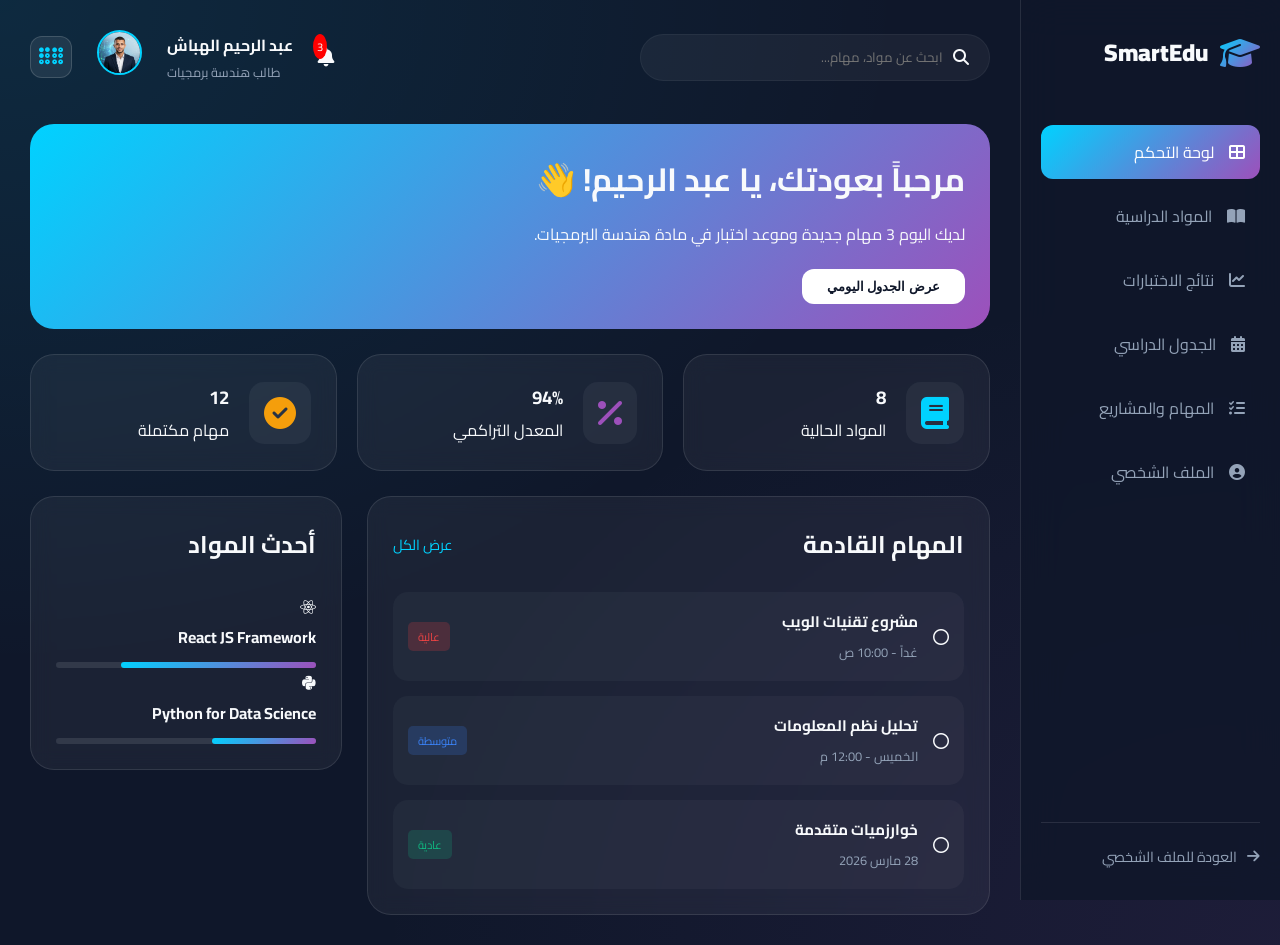
<file: projects/education-portal/index.html>
<!DOCTYPE html>
<html lang="ar" dir="rtl">
<head>
    <meta charset="UTF-8">
    <meta name="viewport" content="width=device-width, initial-scale=1.0">
    <title>بوابة التعليم الذكية | SmartEdu Portal</title>
    <!-- Google Fonts -->
    <link href="https://fonts.googleapis.com/css2?family=Cairo:wght@300;400;700;900&display=swap" rel="stylesheet">
    <!-- Font Awesome -->
    <link rel="stylesheet" href="https://cdnjs.cloudflare.com/ajax/libs/font-awesome/6.4.0/css/all.min.css">
    <link rel="icon" type="image/png" href="images/favicon.png">
    <link rel="stylesheet" href="style.css">
</head>
<body>
    <div class="container">
        <!-- Mobile Overlay -->
        <div class="menu-overlay" id="menu-overlay" style="display: none;"></div>
        
        <!-- Sidebar Navigation -->
        <aside class="sidebar" id="side-nav">
            <div class="logo">
                <i class="fas fa-graduation-cap"></i>
                <span>SmartEdu</span>
            </div>
            <nav class="nav-menu">
                <a href="#" class="nav-item active" data-view="dashboard">
                    <i class="fas fa-th-large"></i>
                    <span>لوحة التحكم</span>
                </a>
                <a href="#" class="nav-item" data-view="courses">
                    <i class="fas fa-book-open"></i>
                    <span>المواد الدراسية</span>
                </a>
                <a href="#" class="nav-item" data-view="grades">
                    <i class="fas fa-chart-line"></i>
                    <span>نتائج الاختبارات</span>
                </a>
                <a href="#" class="nav-item" data-view="schedule">
                    <i class="fas fa-calendar-alt"></i>
                    <span>الجدول الدراسي</span>
                </a>
                <a href="#" class="nav-item" data-view="assignments">
                    <i class="fas fa-list-check"></i>
                    <span>المهام والمشاريع</span>
                </a>
                <a href="#" class="nav-item" data-view="profile">
                    <i class="fas fa-user-circle"></i>
                    <span>الملف الشخصي</span>
                </a>
            </nav>
            <div class="sidebar-footer">
                <a href="../../index.html" class="back-link">
                    <i class="fas fa-arrow-right"></i>
                    <span>العودة للملف الشخصي</span>
                </a>
            </div>
        </aside>

        <!-- Main Content Area -->
        <main class="main-content">
            <header class="top-nav">
                <!-- Mobile Trigger -->
                <div class="mobile-menu-trigger" style="display: none; width: 100%; justify-content: space-between; align-items: center; margin-bottom: 10px;">
                    <div style="display: flex; align-items: center; gap: 15px;">
                        <button id="mobile-menu-btn" style="background:transparent; border:none; font-size:1.8rem; color:var(--text); cursor:pointer;"><i class="fas fa-bars"></i></button>
                        <a href="../../index.html" class="mobile-back-home" title="العودة للملف الشخصي"><i class="fas fa-home"></i></a>
                    </div>
                    <h2 style="font-size: 1.2rem; margin:0; color: #00d2ff; font-weight: 800;">SmartEdu</h2>
                    <span></span>
                </div>
                
                <div class="search-container" style="position: relative;">
                    <div class="search-bar">
                        <i class="fas fa-search"></i>
                        <input type="text" id="global-search" placeholder="ابحث عن مواد، مهام..." autocomplete="off">
                    </div>
                    <div id="search-results" class="search-results-dropdown glass" style="display: none;"></div>
                </div>
                <div class="user-meta">
                    <div class="notifications-container" style="position: relative;">
                        <div class="notifications" id="notifications-bell">
                            <i class="fas fa-bell"></i>
                            <span class="badge" id="notifications-badge">0</span>
                        </div>
                        <div id="notifications-dropdown" class="notifications-dropdown glass" style="display: none;">
                            <div class="dropdown-header"><h3>الإشعارات</h3><button id="mark-all-read" style="background:none;border:none;color:var(--primary);cursor:pointer;">تحديد كمقروء</button></div>
                            <div class="notifications-list" id="notifications-list"></div>
                        </div>
                    </div>
                    <div class="user-info">
                        <div class="user-name">عبد الرحيم الهباش</div>
                        <div class="user-role">طالب هندسة برمجيات</div>
                    </div>
                    <div class="user-avatar">
                        <img src="../../images/me.jpg" alt="User Avatar" onerror="this.src='https://ui-avatars.com/api/?name=AK&background=00d2ff&color=fff'">
                    </div>
                    <!-- App Switcher -->
                    <div style="position:relative;">
                        <button id="edu-app-switcher-btn" title="تبديل المشاريع" style="background:rgba(255,255,255,0.08); border:1px solid rgba(255,255,255,0.15); border-radius:12px; width:42px; height:42px; cursor:pointer; display:flex; align-items:center; justify-content:center; transition:0.3s;"><i class="fas fa-braille" style="font-size:1.2rem; color:#00d2ff;"></i></button>
                        <div id="edu-apps-dropdown" style="display:none; position:absolute; top:50px; left:0; width:300px; background:rgba(10, 18, 40, 0.97); border:1px solid rgba(0, 210, 255, 0.2); border-radius:15px; padding:20px; box-shadow:0 15px 40px rgba(0,0,0,0.6); z-index:9999; grid-template-columns:repeat(2, 1fr); gap:15px; backdrop-filter:blur(15px);">
                            <a href="../../index.html" style="text-align:center; padding:15px; border-radius:12px; text-decoration:none; color:white; display:flex; flex-direction:column; align-items:center; gap:8px; transition:0.3s; background:rgba(255,255,255,0.03); border:1px solid rgba(255,255,255,0.05);">
                                <i class="fas fa-user-circle" style="font-size:1.4rem; color:#8b5cf6;"></i>
                                <span style="font-size:0.8rem; font-family:'Cairo',sans-serif;">الملف الشخصي</span>
                            </a>
                            <a href="../education-portal/index.html" style="text-align:center; padding:15px; border-radius:12px; text-decoration:none; color:white; display:flex; flex-direction:column; align-items:center; gap:8px; transition:0.3s; background:rgba(0, 210, 255, 0.1); border:1px solid rgba(0, 210, 255, 0.2);">
                                <i class="fas fa-graduation-cap" style="font-size:1.4rem; color:#00d2ff;"></i>
                                <span style="font-size:0.8rem; font-family:'Cairo',sans-serif;">بوابة التعليم</span>
                            </a>
                            <a href="../b2b-ecommerce/index.html" style="text-align:center; padding:15px; border-radius:12px; text-decoration:none; color:white; display:flex; flex-direction:column; align-items:center; gap:8px; transition:0.3s; background:rgba(255,255,255,0.03); border:1px solid rgba(255,255,255,0.05);">
                                <i class="fas fa-store" style="font-size:1.4rem; color:#10b981;"></i>
                                <span style="font-size:0.8rem; font-family:'Cairo',sans-serif;">منصة التاجر</span>
                            </a>
                            <a href="../devtrack-system/index.html" style="text-align:center; padding:15px; border-radius:12px; text-decoration:none; color:white; display:flex; flex-direction:column; align-items:center; gap:8px; transition:0.3s; background:rgba(255,255,255,0.03); border:1px solid rgba(255,255,255,0.05);">
                                <i class="fas fa-terminal" style="font-size:1.4rem; color:#f1c40f;"></i>
                                <span style="font-size:0.8rem; font-family:'Cairo',sans-serif;">نظام DevTrack</span>
                            </a>
                        </div>
                    </div>
                </div>
            </header>

            <section id="content-view" class="content-view">
                <!-- Dashboard Content (Default) -->
                <div class="dashboard-grid">
                    <div class="welcome-banner glass">
                        <h1>مرحباً بعودتك، يا عبد الرحيم! 👋</h1>
                        <p>لديك اليوم 3 مهام جديدة وموعد اختبار في مادة هندسة البرمجيات.</p>
                        <button class="btn-action">عرض الجدول اليومي</button>
                    </div>

                    <div class="stats-cards">
                        <div class="stat-card glass blur-cyan">
                            <i class="fas fa-book"></i>
                            <div class="stat-info">
                                <h3>8</h3>
                                <p>المواد الحالية</p>
                            </div>
                        </div>
                        <div class="stat-card glass blur-purple">
                            <i class="fas fa-percentage"></i>
                            <div class="stat-info">
                                <h3>94%</h3>
                                <p>المعدل التراكمي</p>
                            </div>
                        </div>
                        <div class="stat-card glass blur-orange">
                            <i class="fas fa-check-circle"></i>
                            <div class="stat-info">
                                <h3>12</h3>
                                <p>مهام مكتملة</p>
                            </div>
                        </div>
                    </div>

                    <div class="upcoming-tasks glass">
                        <div class="card-header">
                            <h2>المهام القادمة</h2>
                            <a href="#">عرض الكل</a>
                        </div>
                        <div class="task-list">
                            <div class="task-item">
                                <div class="task-check"><i class="far fa-circle"></i></div>
                                <div class="task-details">
                                    <h4>مشروع تقنيات الويب</h4>
                                    <span>غداً - 10:00 ص</span>
                                </div>
                                <div class="priority high">عالية</div>
                            </div>
                            <div class="task-item">
                                <div class="task-check"><i class="far fa-circle"></i></div>
                                <div class="task-details">
                                    <h4>تحليل نظم المعلومات</h4>
                                    <span>الخميس - 12:00 م</span>
                                </div>
                                <div class="priority medium">متوسطة</div>
                            </div>
                            <div class="task-item">
                                <div class="task-check"><i class="far fa-circle"></i></div>
                                <div class="task-details">
                                    <h4>خوارزميات متقدمة</h4>
                                    <span>28 مارس 2026</span>
                                </div>
                                <div class="priority low">عادية</div>
                            </div>
                        </div>
                    </div>

                    <div class="courses-preview glass">
                        <div class="card-header">
                            <h2>أحدث المواد</h2>
                        </div>
                        <div class="course-list-mini">
                            <div class="course-item-mini">
                                <div class="course-icon"><i class="fab fa-react"></i></div>
                                <div class="course-text">
                                    <h4>React JS Framework</h4>
                                    <div class="progress-container">
                                        <div class="progress-bar" style="width: 75%;"></div>
                                    </div>
                                </div>
                            </div>
                            <div class="course-item-mini">
                                <div class="course-icon"><i class="fab fa-python"></i></div>
                                <div class="course-text">
                                    <h4>Python for Data Science</h4>
                                    <div class="progress-container">
                                        <div class="progress-bar" style="width: 40%;"></div>
                                    </div>
                                </div>
                            </div>
                        </div>
                    </div>
                </div>
            </section>
        </main>
    </div>
    <!-- Task Modal -->
    <div id="task-modal" class="modal-overlay">
        <div class="modal-content glass">
            <button class="close-modal" id="close-task-modal">&times;</button>
            <div class="modal-header"><h2><i class="fas fa-plus-circle"></i> إضافة مهمة جديدة</h2></div>
            <div class="modal-body">
                <form id="add-task-form">
                    <div class="form-group">
                        <label>عنوان المهمة</label>
                        <input type="text" id="task-title" required placeholder="مثال: تحليل متطلبات النظام">
                    </div>
                    <div class="form-group">
                        <label>المادة</label>
                        <select id="task-course" required>
                            <option value="" disabled selected>اختر المادة</option>
                            <option value="تطوير تطبيقات الويب الحديثة">تطوير تطبيقات الويب الحديثة</option>
                            <option value="خوارزميات وهياكل بيانات">خوارزميات وهياكل بيانات</option>
                            <option value="هندسة البرمجيات المتقدمة">هندسة البرمجيات المتقدمة</option>
                            <option value="تحليل وتصميم النظم">تحليل وتصميم النظم</option>
                            <option value="قواعد البيانات العلائقية">قواعد البيانات العلائقية</option>
                            <option value="أمن المعلومات والشبكات">أمن المعلومات والشبكات</option>
                        </select>
                    </div>
                    <div class="form-row">
                        <div class="form-group">
                            <label>موعد التسليم</label>
                            <input type="datetime-local" id="task-deadline" required>
                        </div>
                        <div class="form-group">
                            <label>الأولوية</label>
                            <select id="task-priority" required>
                                <option value="high">عالية</option>
                                <option value="medium" selected>متوسطة</option>
                                <option value="low">عادية</option>
                            </select>
                        </div>
                    </div>
                    <button type="submit" class="btn-action w-100" style="width: 100%; margin-top: 20px;">حفظ المهمة</button>
                </form>
            </div>
        </div>
    </div>
    <script src="script.js"></script>
</body>
</html>
</file>
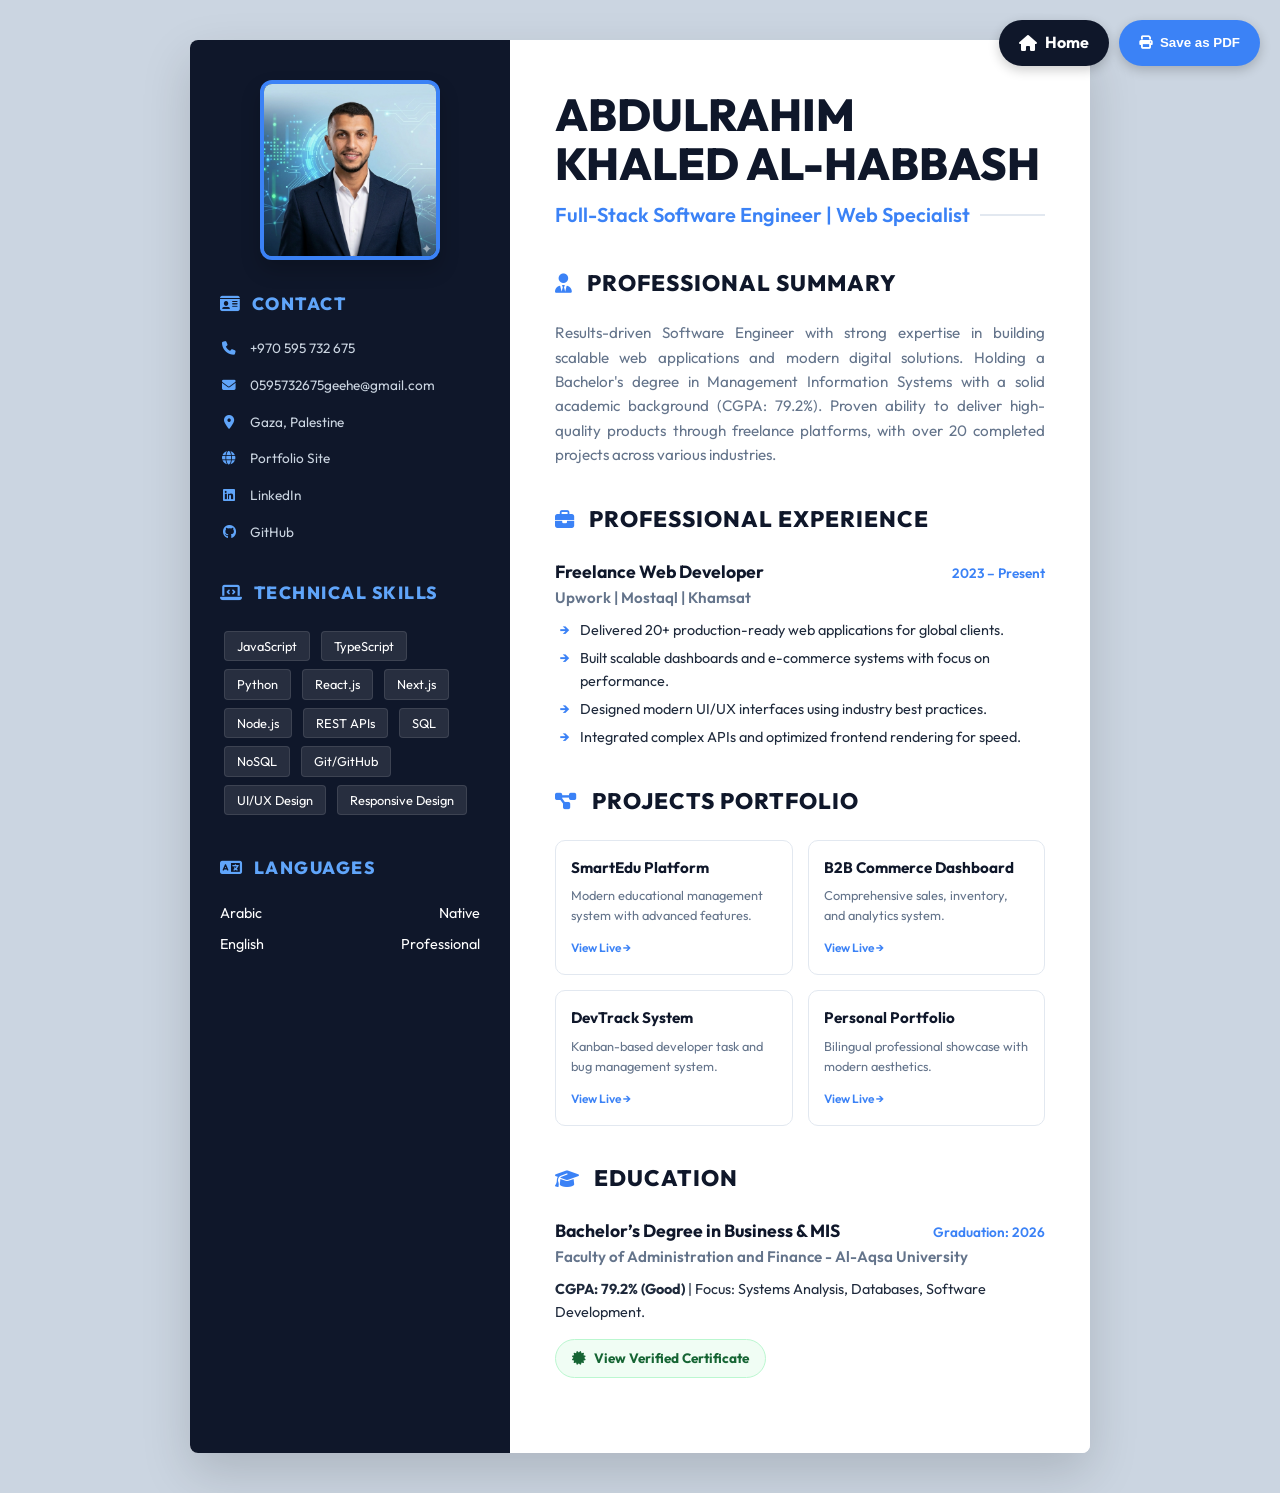
<file: cv.html>
<!DOCTYPE html>
<html lang="en">
<head>
    <meta charset="UTF-8">
    <meta name="viewport" content="width=device-width, initial-scale=1.0">
    <title>CV | Abdulrahim Khaled Al-Habbash</title>
    <link href="https://fonts.googleapis.com/css2?family=Outfit:wght@300;400;600;800&family=Cairo:wght@400;700&display=swap" rel="stylesheet">
    <link rel="stylesheet" href="https://cdnjs.cloudflare.com/ajax/libs/font-awesome/6.4.0/css/all.min.css">
    <style>
        :root {
            --primary: #0f172a;
            --accent: #3b82f6;
            --accent-light: #60a5fa;
            --text-main: #1e293b;
            --text-muted: #64748b;
            --bg-light: #f8fafc;
            --white: #ffffff;
            --border: #e2e8f0;
        }

        * { margin: 0; padding: 0; box-sizing: border-box; }
        body {
            font-family: 'Outfit', sans-serif;
            background: #cbd5e1;
            color: var(--text-main);
            line-height: 1.6;
            padding: 40px 20px;
        }

        /* Print/PDF Container */
        .cv-container {
            max-width: 900px;
            margin: 0 auto;
            background: var(--white);
            box-shadow: 0 20px 50px rgba(0,0,0,0.15);
            display: grid;
            grid-template-columns: 320px 1fr;
            min-height: 1100px;
            overflow: hidden;
            border-radius: 8px;
        }

        /* Sidebar */
        .sidebar {
            background: var(--primary);
            color: var(--white);
            padding: 40px 30px;
        }

        .profile-img {
            width: 180px;
            height: 180px;
            border-radius: 12px;
            overflow: hidden;
            margin: 0 auto 30px;
            border: 4px solid var(--accent);
            background: #1e293b;
            box-shadow: 0 10px 20px rgba(0,0,0,0.2);
        }
        .profile-img img { width: 100%; height: 100%; object-fit: cover; }

        .sidebar-section { margin-bottom: 35px; }
        .sidebar-title {
            font-size: 1.1rem;
            font-weight: 800;
            text-transform: uppercase;
            letter-spacing: 1.5px;
            margin-bottom: 20px;
            color: var(--accent-light);
            display: flex;
            align-items: center;
            gap: 10px;
        }

        .contact-link {
            display: flex;
            align-items: center;
            gap: 12px;
            color: #cbd5e1;
            text-decoration: none;
            font-size: 0.85rem;
            margin-bottom: 15px;
            transition: color 0.3s;
        }
        .contact-link:hover { color: var(--white); }
        .contact-link i { color: var(--accent-light); width: 18px; text-align: center; }

        .skill-tag {
            display: inline-block;
            background: rgba(255,255,255,0.1);
            padding: 4px 12px;
            border-radius: 4px;
            font-size: 0.8rem;
            margin: 4px;
            border: 1px solid rgba(255,255,255,0.1);
        }

        .lang-item {
            font-size: 0.9rem;
            margin-bottom: 8px;
            display: flex;
            justify-content: space-between;
        }

        /* Main Content */
        .main-content {
            padding: 50px 45px;
            background: var(--white);
        }

        .header-info h1 {
            font-size: 2.8rem;
            font-weight: 800;
            color: var(--primary);
            line-height: 1.1;
            margin-bottom: 10px;
        }
        .header-info .title {
            font-size: 1.25rem;
            color: var(--accent);
            font-weight: 600;
            margin-bottom: 25px;
            display: flex;
            align-items: center;
            gap: 10px;
        }
        .header-info .title::after { content: ''; flex: 1; height: 2px; background: var(--border); }

        .section-header {
            display: flex;
            align-items: center;
            gap: 15px;
            margin: 35px 0 20px;
            color: var(--primary);
        }
        .section-header h2 { font-size: 1.4rem; font-weight: 800; text-transform: uppercase; letter-spacing: 1px; }
        .section-header i { color: var(--accent); font-size: 1.2rem; }

        .summary { color: var(--text-muted); font-size: 0.95rem; text-align: justify; }

        .experience-item { margin-bottom: 25px; }
        .exp-header { display: flex; justify-content: space-between; align-items: baseline; }
        .exp-role { font-weight: 700; font-size: 1.1rem; color: var(--primary); }
        .exp-date { font-weight: 600; font-size: 0.85rem; color: var(--accent); }
        .exp-company { color: var(--text-muted); font-weight: 600; margin-bottom: 8px; font-size: 0.95rem; }
        .exp-bullets { list-style: none; padding-left: 5px; }
        .exp-bullets li { position: relative; padding-left: 20px; font-size: 0.9rem; margin-bottom: 5px; color: var(--text-main); }
        .exp-bullets li::before { content: '→'; position: absolute; left: 0; color: var(--accent); font-weight: bold; }

        .project-grid { display: grid; grid-template-columns: 1fr 1fr; gap: 15px; }
        .project-item {
            padding: 15px;
            border: 1px solid var(--border);
            border-radius: 10px;
            transition: all 0.3s;
        }
        .project-item:hover { border-color: var(--accent); transform: translateY(-3px); }
        .project-item h4 { font-size: 0.95rem; color: var(--primary); margin-bottom: 5px; }
        .project-item p { font-size: 0.8rem; color: var(--text-muted); margin-bottom: 8px; }
        .project-link { font-size: 0.75rem; color: var(--accent); text-decoration: none; font-weight: 600; }

        .cert-badge {
            display: inline-flex;
            align-items: center;
            gap: 8px;
            background: #f0fdf4;
            color: #166534;
            padding: 8px 16px;
            border-radius: 50px;
            font-size: 0.85rem;
            font-weight: 700;
            text-decoration: none;
            border: 1px solid #bbf7d0;
            margin-top: 15px;
            transition: 0.3s;
        }
        .cert-badge:hover { background: #dcfce7; }

        /* Print Controls */
        .controls {
            position: fixed; top: 20px; right: 20px; display: flex; gap: 10px; z-index: 100;
        }
        .btn-control {
            padding: 10px 20px; border-radius: 50px; border: none; cursor: pointer;
            font-weight: 700; display: flex; align-items: center; gap: 8px;
            box-shadow: 0 4px 12px rgba(0,0,0,0.2); transition: 0.3s;
        }
        .btn-print { background: var(--accent); color: white; }
        .btn-back { background: var(--primary); color: white; text-decoration: none; }
        .btn-control:hover { transform: scale(1.05); }

        @media print {
            body { padding: 0; background: white; }
            .controls { display: none; }
            .cv-container { box-shadow: none; margin: 0; width: 100%; max-width: none; border: none; border-radius: 0; }
        }

        @media (max-width: 768px) {
            .cv-container { grid-template-columns: 1fr; }
            .sidebar { padding: 30px; }
            .main-content { padding: 30px; }
        }
    </style>
</head>
<body>

    <div class="controls">
        <a href="index.html" class="btn-control btn-back"><i class="fas fa-home"></i> Home</a>
        <button class="btn-control btn-print" onclick="window.print()"><i class="fas fa-print"></i> Save as PDF</button>
    </div>

    <div class="cv-container">
        <!-- Sidebar -->
        <aside class="sidebar">
            <div class="profile-img">
                <img src="images/me.jpg" alt="Abdulrahim Al-Habbash" onerror="this.src='https://ui-avatars.com/api/?name=Abdul+Rahim&background=3b82f6&color=fff'">
            </div>

            <section class="sidebar-section">
                <h3 class="sidebar-title"><i class="fas fa-id-card"></i> Contact</h3>
                <a href="tel:+970595732675" class="contact-link"><i class="fas fa-phone"></i> +970 595 732 675</a>
                <a href="mailto:0595732675geehe@gmail.com" class="contact-link"><i class="fas fa-envelope"></i> 0595732675geehe@gmail.com</a>
                <div class="contact-link"><i class="fas fa-map-marker-alt"></i> Gaza, Palestine</div>
                <a href="https://abedaraheem.github.io/" target="_blank" class="contact-link"><i class="fas fa-globe"></i> Portfolio Site</a>
                <a href="https://linkedin.com/in/abdullrahim" target="_blank" class="contact-link"><i class="fab fa-linkedin"></i> LinkedIn</a>
                <a href="https://github.com/AbedAraheem" target="_blank" class="contact-link"><i class="fab fa-github"></i> GitHub</a>
            </section>

            <section class="sidebar-section">
                <h3 class="sidebar-title"><i class="fas fa-laptop-code"></i> Technical Skills</h3>
                <div>
                    <span class="skill-tag">JavaScript</span>
                    <span class="skill-tag">TypeScript</span>
                    <span class="skill-tag">Python</span>
                    <span class="skill-tag">React.js</span>
                    <span class="skill-tag">Next.js</span>
                    <span class="skill-tag">Node.js</span>
                    <span class="skill-tag">REST APIs</span>
                    <span class="skill-tag">SQL</span>
                    <span class="skill-tag">NoSQL</span>
                    <span class="skill-tag">Git/GitHub</span>
                    <span class="skill-tag">UI/UX Design</span>
                    <span class="skill-tag">Responsive Design</span>
                </div>
            </section>

            <section class="sidebar-section">
                <h3 class="sidebar-title"><i class="fas fa-language"></i> Languages</h3>
                <div class="lang-item"><span>Arabic</span> <span>Native</span></div>
                <div class="lang-item"><span>English</span> <span>Professional</span></div>
            </section>
        </aside>

        <!-- Main Content -->
        <main class="main-content">
            <div class="header-info">
                <h1>ABDULRAHIM <br>KHALED AL-HABBASH</h1>
                <div class="title">Full-Stack Software Engineer | Web Specialist</div>
            </div>

            <section>
                <div class="section-header">
                    <i class="fas fa-user-tie"></i>
                    <h2>Professional Summary</h2>
                </div>
                <p class="summary">
                    Results-driven Software Engineer with strong expertise in building scalable web applications and modern digital solutions. Holding a Bachelor's degree in Management Information Systems with a solid academic background (CGPA: 79.2%). Proven ability to deliver high-quality products through freelance platforms, with over 20 completed projects across various industries.
                </p>
            </section>

            <section>
                <div class="section-header">
                    <i class="fas fa-briefcase"></i>
                    <h2>Professional Experience</h2>
                </div>
                <div class="experience-item">
                    <div class="exp-header">
                        <span class="exp-role">Freelance Web Developer</span>
                        <span class="exp-date">2023 – Present</span>
                    </div>
                    <div class="exp-company">Upwork | Mostaql | Khamsat</div>
                    <ul class="exp-bullets">
                        <li>Delivered 20+ production-ready web applications for global clients.</li>
                        <li>Built scalable dashboards and e-commerce systems with focus on performance.</li>
                        <li>Designed modern UI/UX interfaces using industry best practices.</li>
                        <li>Integrated complex APIs and optimized frontend rendering for speed.</li>
                    </ul>
                </div>
            </section>

            <section>
                <div class="section-header">
                    <i class="fas fa-project-diagram"></i>
                    <h2>Projects Portfolio</h2>
                </div>
                <div class="project-grid">
                    <div class="project-item">
                        <h4>SmartEdu Platform</h4>
                        <p>Modern educational management system with advanced features.</p>
                        <a href="https://abedaraheem.github.io/projects/education-portal/index.html" class="project-link" target="_blank">View Live →</a>
                    </div>
                    <div class="project-item">
                        <h4>B2B Commerce Dashboard</h4>
                        <p>Comprehensive sales, inventory, and analytics system.</p>
                        <a href="https://abedaraheem.github.io/projects/b2b-ecommerce/index.html" class="project-link" target="_blank">View Live →</a>
                    </div>
                    <div class="project-item">
                        <h4>DevTrack System</h4>
                        <p>Kanban-based developer task and bug management system.</p>
                        <a href="https://abedaraheem.github.io/projects/devtrack-system/index.html" class="project-link" target="_blank">View Live →</a>
                    </div>
                    <div class="project-item">
                        <h4>Personal Portfolio</h4>
                        <p>Bilingual professional showcase with modern aesthetics.</p>
                        <a href="https://abedaraheem.github.io/" class="project-link" target="_blank">View Live →</a>
                    </div>
                </div>
            </section>

            <section>
                <div class="section-header">
                    <i class="fas fa-graduation-cap"></i>
                    <h2>Education</h2>
                </div>
                <div class="experience-item">
                    <div class="exp-header">
                        <span class="exp-role">Bachelor’s Degree in Business & MIS</span>
                        <span class="exp-date">Graduation: 2026</span>
                    </div>
                    <div class="exp-company">Faculty of Administration and Finance - Al-Aqsa University</div>
                    <p style="font-size: 0.9rem;"><strong>CGPA: 79.2% (Good)</strong> | Focus: Systems Analysis, Databases, Software Development.</p>
                    <a href="https://drive.google.com/file/d/1fvzWhiU-EWS8--I7QspcRPRBDe0LlSGU/view" target="_blank" class="cert-badge">
                        <i class="fas fa-certificate"></i> View Verified Certificate
                    </a>
                </div>
            </section>
        </main>
    </div>

</body>
</html>
</file>
<file: projects/education-portal/style.css>
:root {
    --primary: #00d2ff;
    --secondary: #9d50bb;
    --dark-bg: #0f172a;
    --card-bg: rgba(255, 255, 255, 0.05);
    --text: #f8fafc;
    --text-muted: #94a3b8;
    --transition: all 0.3s ease;
    --gradient: linear-gradient(135deg, #00d2ff 0%, #9d50bb 100%);
}

* {
    margin: 0;
    padding: 0;
    box-sizing: border-box;
}

body {
    font-family: 'Cairo', sans-serif;
    background: var(--dark-bg);
    background-image: 
        radial-gradient(at 0% 0%, rgba(0, 210, 255, 0.1) 0px, transparent 50%),
        radial-gradient(at 100% 100%, rgba(157, 80, 187, 0.1) 0px, transparent 50%);
    color: var(--text);
    min-height: 100vh;
    overflow-x: hidden;
}

.app-container, .container {
    min-height: 100vh;
}

/* Sidebar */
.sidebar {
    width: 260px;
    background: rgba(15, 23, 42, 0.8);
    backdrop-filter: blur(20px);
    border-left: 1px solid rgba(255, 255, 255, 0.1);
    display: flex;
    flex-direction: column;
    padding: 30px 20px;
    position: fixed;
    right: 0;
    height: 100%;
    z-index: 100;
}

.logo {
    display: flex;
    align-items: center;
    gap: 12px;
    font-size: 1.5rem;
    font-weight: 900;
    margin-bottom: 50px;
}

.logo i {
    background: var(--gradient);
    -webkit-background-clip: text;
    background-clip: text;
    -webkit-text-fill-color: transparent;
    font-size: 2rem;
}

.nav-menu {
    display: flex;
    flex-direction: column;
    gap: 10px;
    flex: 1;
}

.nav-item {
    display: flex;
    align-items: center;
    gap: 15px;
    padding: 12px 15px;
    text-decoration: none;
    color: var(--text-muted);
    border-radius: 12px;
    transition: var(--transition);
}

.nav-item:hover {
    background: var(--card-bg);
    color: var(--primary);
}

.nav-item.active {
    background: var(--gradient);
    color: white;
}

.sidebar-footer {
    border-top: 1px solid rgba(255, 255, 255, 0.1);
    padding-top: 20px;
}

.back-link {
    display: flex;
    align-items: center;
    gap: 10px;
    text-decoration: none;
    color: var(--text-muted);
    font-size: 0.9rem;
}

.back-link:hover {
    color: white;
}

/* Main Content */
.main-content {
    flex: 1;
    margin-right: 260px;
    padding: 30px;
}

.top-nav {
    display: flex;
    justify-content: space-between;
    align-items: center;
    margin-bottom: 40px;
}

.search-bar {
    background: var(--card-bg);
    padding: 10px 20px;
    border-radius: 50px;
    display: flex;
    align-items: center;
    gap: 10px;
    width: 350px;
    border: 1px solid rgba(255, 255, 255, 0.05);
}

.search-bar input {
    background: transparent;
    border: none;
    color: white;
    outline: none;
    font-family: inherit;
    width: 100%;
}

.user-meta {
    display: flex;
    align-items: center;
    gap: 25px;
}

.notifications {
    position: relative;
    font-size: 1.2rem;
    cursor: pointer;
}

.badge {
    position: absolute;
    top: -5px;
    left: -5px;
    background: red;
    font-size: 0.7rem;
    padding: 2px 4px;
    border-radius: 50%;
}

.user-info {
    text-align: left;
}

.user-name {
    font-weight: 700;
    font-size: 1rem;
}

.user-role {
    font-size: 0.8rem;
    color: var(--text-muted);
}

.user-avatar img {
    width: 45px;
    height: 45px;
    border-radius: 50%;
    border: 2px solid var(--primary);
}

/* Dashboard Grid */
.dashboard-grid {
    display: grid;
    grid-template-columns: 2fr 1fr;
    gap: 25px;
}

.glass {
    background: var(--card-bg);
    backdrop-filter: blur(10px);
    border: 1px solid rgba(255, 255, 255, 0.1);
    border-radius: 24px;
    padding: 25px;
    transition: var(--transition);
}

.welcome-banner {
    grid-column: span 2;
    background: var(--gradient);
    border: none;
    position: relative;
    overflow: hidden;
}

.welcome-banner h1 {
    font-size: 2rem;
    margin-bottom: 10px;
}

.btn-action {
    margin-top: 20px;
    background: white;
    color: var(--dark-bg);
    border: none;
    padding: 10px 25px;
    border-radius: 12px;
    font-weight: 700;
    cursor: pointer;
}

.stats-cards {
    display: grid;
    grid-template-columns: repeat(3, 1fr);
    gap: 20px;
    grid-column: span 2;
}

.stat-card {
    display: flex;
    align-items: center;
    gap: 20px;
}

.stat-card i {
    font-size: 2rem;
    padding: 15px;
    border-radius: 15px;
    background: rgba(255, 255, 255, 0.05);
}

.blur-cyan i { color: #00d2ff; }
.blur-purple i { color: #9d50bb; }
.blur-orange i { color: #f59e0b; }

.upcoming-tasks {
    grid-row: span 2;
}

.card-header {
    display: flex;
    justify-content: space-between;
    align-items: center;
    margin-bottom: 25px;
}

.card-header a {
    color: var(--primary);
    text-decoration: none;
    font-size: 0.9rem;
}

.task-list {
    display: flex;
    flex-direction: column;
    gap: 15px;
}

.task-item {
    display: flex;
    align-items: center;
    gap: 15px;
    padding: 15px;
    background: rgba(255, 255, 255, 0.03);
    border-radius: 15px;
}

.task-details h4 {
    font-size: 0.95rem;
}

.task-details span {
    font-size: 0.8rem;
    color: var(--text-muted);
}

.priority {
    font-size: 0.7rem;
    padding: 4px 10px;
    border-radius: 5px;
    margin-right: auto;
}

.high { background: rgba(239, 68, 68, 0.2); color: #ef4444; }
.medium { background: rgba(59, 130, 246, 0.2); color: #3b82f6; }
.low { background: rgba(16, 185, 129, 0.2); color: #10b981; }

.progress-container {
    width: 100%;
    height: 6px;
    background: rgba(255, 255, 255, 0.1);
    border-radius: 10px;
    margin-top: 10px;
}

.progress-bar {
    height: 100%;
    background: var(--gradient);
    border-radius: 10px;
}

@media (max-width: 1024px) {
    .dashboard-grid {
        grid-template-columns: 1fr;
    }
    .welcome-banner, .stats-cards {
        grid-column: span 1;
    }
}

@media (max-width: 768px) {
    .sidebar { display: none; }
    .mobile-menu-trigger { display: flex !important; }
    
    .mobile-back-home {
        display: flex;
        align-items: center;
        justify-content: center;
        width: 40px;
        height: 40px;
        color: var(--primary);
        font-size: 1.5rem;
        transition: 0.3s;
    }
    
    .main-content { margin-right: 0; }
    .stats-cards { grid-template-columns: 1fr; }
}
/* Courses View Styles */
.courses-grid {
    display: grid;
    grid-template-columns: repeat(auto-fill, minmax(300px, 1fr));
    gap: 25px;
    margin-top: 30px;
}

.course-card {
    background: var(--card-bg);
    backdrop-filter: blur(15px);
    border: 1px solid rgba(255, 255, 255, 0.1);
    border-radius: 24px;
    padding: 25px;
    transition: var(--transition);
    position: relative;
    overflow: hidden;
}

.course-card:hover {
    transform: translateY(-10px);
    border-color: var(--primary);
    box-shadow: 0 10px 30px rgba(0, 210, 255, 0.1);
}

.course-badge {
    position: absolute;
    top: 20px;
    left: 20px;
    padding: 5px 12px;
    border-radius: 10px;
    font-size: 0.75rem;
    font-weight: 700;
    background: rgba(0, 210, 255, 0.1);
    color: var(--primary);
}

.course-icon-large {
    font-size: 2.5rem;
    margin-bottom: 20px;
    background: var(--gradient);
    -webkit-background-clip: text;
    background-clip: text;
    -webkit-text-fill-color: transparent;
}

.course-card h3 {
    font-size: 1.25rem;
    margin-bottom: 8px;
    font-weight: 800;
}

.course-prof {
    font-size: 0.9rem;
    color: var(--text-muted);
    margin-bottom: 20px;
    display: flex;
    align-items: center;
    gap: 8px;
}

.course-stats-row {
    display: flex;
    justify-content: space-between;
    font-size: 0.85rem;
    margin-bottom: 8px;
    color: var(--text-muted);
}

.course-footer {
    display: flex;
    justify-content: space-between;
    align-items: center;
    margin-top: 25px;
}

.course-link {
    color: var(--primary);
    font-weight: 700;
    text-decoration: none;
    font-size: 0.9rem;
    display: flex;
    align-items: center;
    gap: 5px;
}

.course-link:hover {
    gap: 10px;
    transition: 0.3s;
}

.empty-view {
    text-align: center;
    padding: 100px 20px;
    grid-column: span 1 / -1;
}

.empty-view i {
    font-size: 4rem;
    margin-bottom: 20px;
    opacity: 0.5;
}
/* Grades View Styles */
.grades-summary {
    display: grid;
    grid-template-columns: repeat(3, 1fr);
    gap: 20px;
    margin-bottom: 30px;
}

.gpa-card {
    background: var(--gradient);
    border-radius: 20px;
    padding: 20px;
    text-align: center;
    color: white;
}

.gpa-card h2 { font-size: 2.5rem; margin: 10px 0; }

.grades-table-container {
    background: var(--card-bg);
    backdrop-filter: blur(15px);
    border: 1px solid rgba(255, 255, 255, 0.1);
    border-radius: 24px;
    padding: 25px;
    overflow-x: auto;
}

.grades-table {
    width: 100%;
    border-collapse: collapse;
    text-align: right;
}

.grades-table th {
    padding: 15px;
    border-bottom: 1px solid rgba(255, 255, 255, 0.1);
    color: var(--text-muted);
    font-size: 0.9rem;
}

.grades-table td {
    padding: 20px 15px;
    border-bottom: 1px solid rgba(255, 255, 255, 0.05);
}

.grade-badge {
    padding: 5px 15px;
    border-radius: 8px;
    font-weight: 700;
    font-size: 0.85rem;
}

.grade-excellent { background: rgba(16, 185, 129, 0.2); color: #10b981; }
.grade-vgood { background: rgba(59, 130, 246, 0.2); color: #3b82f6; }
.grade-good { background: rgba(245, 158, 11, 0.2); color: #f59e0b; }

.course-progress-mini {
    width: 100px;
    height: 6px;
    background: rgba(255, 255, 255, 0.05);
    border-radius: 10px;
    overflow: hidden;
}

.course-progress-inner {
    height: 100%;
    background: var(--primary);
}

.grade-letter {
    font-family: monospace;
    font-weight: 900;
    font-size: 1.1rem;
    color: var(--primary);
}
/* Modal Styles */
.modal-overlay {
    position: fixed;
    top: 0;
    left: 0;
    width: 100%;
    height: 100%;
    background: rgba(0, 0, 0, 0.7);
    backdrop-filter: blur(8px);
    display: none;
    align-items: center;
    justify-content: center;
    z-index: 1000;
}

.modal-overlay.active {
    display: flex;
}

.modal-content {
    background: rgba(15, 23, 42, 0.95);
    border: 1px solid rgba(255, 255, 255, 0.1);
    border-radius: 30px;
    width: 90%;
    max-width: 650px;
    padding: 35px;
    position: relative;
    box-shadow: 0 25px 50px rgba(0, 0, 0, 0.5);
}

.close-modal {
    position: absolute;
    top: 20px;
    right: 20px;
    background: rgba(255, 255, 255, 0.05);
    border: none;
    color: white;
    width: 35px;
    height: 35px;
    border-radius: 50%;
    cursor: pointer;
    font-size: 1.2rem;
    transition: var(--transition);
}

.close-modal:hover {
    background: #ef4444;
}

.modal-header h2 {
    font-size: 1.8rem;
    margin-bottom: 25px;
    background: var(--gradient);
    -webkit-background-clip: text;
    background-clip: text;
    -webkit-text-fill-color: transparent;
    font-weight: 800;
}

.detail-section {
    margin-bottom: 25px;
}

.detail-section h4 {
    color: var(--primary);
    margin-bottom: 10px;
    font-size: 1.1rem;
    font-weight: 700;
}

.assessment-item {
    margin-bottom: 12px;
}

.assessment-item span {
    display: flex;
    justify-content: space-between;
    font-size: 0.9rem;
    margin-bottom: 5px;
}

.learning-outcomes {
    list-style: none;
    padding: 0;
}

.learning-outcomes li {
    padding: 10px 0;
    font-size: 0.95rem;
    color: var(--text-muted);
    border-bottom: 1px solid rgba(255, 255, 255, 0.05);
    display: flex;
    align-items: center;
    gap: 10px;
}

.learning-outcomes li i {
    color: var(--primary);
}

/* Schedule View Styles */
.schedule-view-container {
    padding-bottom: 50px;
}

.schedule-grid {
    display: grid;
    grid-template-columns: 100px repeat(5, 1fr);
    gap: 15px;
    background: var(--card-bg);
    backdrop-filter: blur(15px);
    border: 1px solid rgba(255, 255, 255, 0.1);
    border-radius: 24px;
    padding: 25px;
    overflow-x: auto;
    min-width: 900px;
}

.day-header {
    text-align: center;
    padding: 15px;
    font-weight: 700;
    color: var(--primary);
    border-bottom: 2px solid rgba(255, 255, 255, 0.1);
    background: rgba(255, 255, 255, 0.02);
    border-radius: 10px 10px 0 0;
}

.time-row {
    display: contents;
}

.hour-label {
    display: flex;
    align-items: center;
    justify-content: center;
    color: var(--text-muted);
    font-size: 0.85rem;
    font-weight: 700;
    padding: 20px 0;
    border-left: 1px solid rgba(255, 255, 255, 0.05);
}

.slot {
    background: rgba(255, 255, 255, 0.02);
    min-height: 80px;
    border-radius: 12px;
    transition: var(--transition);
    position: relative;
    padding: 10px;
}

.slot.occupied {
    background: rgba(0, 210, 255, 0.1);
    border-right: 4px solid var(--primary);
}

.slot h4 {
    font-size: 0.85rem;
    margin-bottom: 4px;
    color: white;
}

.slot p {
    font-size: 0.75rem;
    color: var(--text-muted);
}

.exam-calendar {
    margin-top: 40px;
}

.exam-grid {
    display: grid;
    grid-template-columns: repeat(auto-fill, minmax(280px, 1fr));
    gap: 20px;
    margin-top: 20px;
}

.exam-card {
    background: rgba(245, 158, 11, 0.1);
    border: 1px solid rgba(245, 158, 11, 0.2);
    border-radius: 20px;
    padding: 20px;
    display: flex;
    justify-content: space-between;
    align-items: center;
}

.exam-card h5 {
    color: #f59e0b;
    font-size: 1rem;
    margin-bottom: 5px;
}

.exam-card span {
    font-size: 0.85rem;
    color: var(--text-muted);
}

.exam-date-badge {
    background: #f59e0b;
    color: var(--dark-bg);
    padding: 8px 15px;
    border-radius: 10px;
    font-weight: 900;
    text-align: center;
    font-size: 0.9rem;
}

/* Course Content View Styles */
.course-content-view {
    padding-bottom: 50px;
}

.course-content-header {
    background: var(--gradient);
    border-radius: 30px;
    padding: 40px;
    margin-bottom: 40px;
    color: white;
    position: relative;
    overflow: hidden;
}
/* Profile View Styles */
.profile-view {
    padding-bottom: 50px;
}

.profile-header-card {
    background: var(--gradient);
    border-radius: 30px;
    padding: 50px 40px;
    margin-bottom: 35px;
    display: flex;
    align-items: center;
    gap: 30px;
    color: white;
    position: relative;
    box-shadow: 0 20px 40px rgba(0, 210, 255, 0.2);
}

.profile-avatar-large {
    width: 140px;
    height: 140px;
    border-radius: 50%;
    border: 5px solid rgba(255, 255, 255, 0.2);
    background: #f1f5f9;
    display: flex;
    align-items: center;
    justify-content: center;
    font-size: 4rem;
    color: var(--primary);
}

.profile-meta h2 {
    font-size: 2.2rem;
    margin-bottom: 8px;
    font-weight: 900;
}

.profile-meta p {
    font-size: 1.1rem;
    opacity: 0.9;
}

.profile-grid {
    display: grid;
    grid-template-columns: 1fr 1fr;
    gap: 25px;
}

.info-card {
    background: var(--card-bg);
    backdrop-filter: blur(15px);
    border: 1px solid rgba(255, 255, 255, 0.1);
    border-radius: 24px;
    padding: 30px;
}

.info-card h3 {
    font-size: 1.2rem;
    color: var(--primary);
    margin-bottom: 25px;
    display: flex;
    align-items: center;
    gap: 12px;
}

.info-list {
    display: flex;
    flex-direction: column;
    gap: 18px;
}

.info-item {
    display: flex;
    justify-content: space-between;
    align-items: center;
}

.info-label {
    color: var(--text-muted);
    font-size: 0.95rem;
}

.info-value {
    font-weight: 700;
    color: white;
}

.academic-badge {
    background: rgba(0, 210, 255, 0.1);
    color: var(--primary);
    padding: 4px 12px;
    border-radius: 8px;
    font-size: 0.85rem;
}

.course-content-header h1 {
    font-size: 2.2rem;
    margin-bottom: 15px;
    font-weight: 900;
}

.course-content-header p {
    font-size: 1.1rem;
    opacity: 0.9;
}

.tabs-nav {
    display: flex;
    gap: 15px;
    margin-bottom: 30px;
    border-bottom: 1px solid rgba(255, 255, 255, 0.1);
    padding-bottom: 15px;
}

.tab-btn {
    background: transparent;
    border: none;
    color: var(--text-muted);
    font-size: 1rem;
    font-weight: 700;
    padding: 12px 25px;
    cursor: pointer;
    border-radius: 12px;
    transition: var(--transition);
}

.tab-btn:hover {
    color: var(--primary);
}

.tab-btn.active {
    background: var(--card-bg);
    color: var(--primary);
    box-shadow: 0 4px 15px rgba(0, 0, 0, 0.1);
}

.unit-card {
    background: var(--card-bg);
    backdrop-filter: blur(15px);
    border: 1px solid rgba(255, 255, 255, 0.1);
    border-radius: 24px;
    padding: 30px;
    margin-bottom: 30px;
}

.unit-header {
    display: flex;
    justify-content: space-between;
    align-items: center;
    margin-bottom: 25px;
}

.unit-header h3 {
    font-size: 1.3rem;
    color: var(--primary);
    font-weight: 800;
}

.lesson-list {
    display: flex;
    flex-direction: column;
    gap: 15px;
}

.lesson-item {
    display: flex;
    align-items: center;
    gap: 20px;
    padding: 20px;
    background: rgba(255, 255, 255, 0.03);
    border-radius: 18px;
    cursor: pointer;
    transition: var(--transition);
    border: 1px solid transparent;
}

.lesson-item:hover {
    background: rgba(255, 255, 255, 0.06);
    border-color: rgba(0, 210, 255, 0.2);
    transform: translateX(-5px);
}

.lesson-item i {
    width: 50px;
    height: 50px;
    background: var(--gradient);
    color: white;
    display: flex;
    align-items: center;
    justify-content: center;
    border-radius: 14px;
    font-size: 1.2rem;
}

.lesson-info h4 {
    font-size: 1rem;
    margin-bottom: 4px;
    font-weight: 700;
}

.lesson-meta {
    margin-right: auto; font-size: 0.85rem; color: var(--text-muted); display: flex; align-items: center; gap: 8px;
}

/* ==============================================
   MOBILE RESPONSIVE DESIGN (NATIVE APP FEEL)
============================================== */
/* --- Navigation Bridge (App Switcher) --- */
#edu-apps-dropdown {
    display: none;
    opacity: 0;
    visibility: hidden;
    transform: translateY(10px);
    transition: all 0.3s cubic-bezier(0.68, -0.55, 0.265, 1.55);
}

#edu-apps-dropdown.active {
    display: grid !important;
    opacity: 1;
    visibility: visible;
    transform: translateY(0);
}

#edu-apps-dropdown a:hover {
    background: rgba(255, 255, 255, 0.1) !important;
    transform: scale(1.05);
}
@media (max-width: 1024px) {
    .dashboard-grid { grid-template-columns: 1fr; }
    .stats-cards { grid-template-columns: 1fr 1fr; }
    .courses-grid, .faculty-grid, .schedule-grid { grid-template-columns: 1fr 1fr; }
}

@media (max-width: 768px) {
    /* Mobile Hamburger Trigger */
    .mobile-menu-trigger { display: flex !important; margin-bottom: 20px; }
    #mobile-menu-btn i { color: #fff; }
    
    /* Overlay for Sidebar Drawer */
    .menu-overlay { position: fixed; inset: 0; background: rgba(0,0,0,0.6); z-index: 9998; opacity: 0; transition: opacity 0.3s; }
    .menu-overlay.active { display: block !important; opacity: 1; }
    
    /* Transform Sidebar into Slide-in Drawer */
    .sidebar {
        width: 250px !important; height: 100vh !important; flex-direction: column !important; position: fixed !important; 
        top: 0 !important; right: -280px; bottom: 0 !important; left: auto !important; padding: 20px; z-index: 9999 !important;
        background: rgba(15, 23, 42, 0.98) !important; backdrop-filter: blur(15px);
        box-shadow: -5px 0 25px rgba(0,0,0,0.5); justify-content: flex-start !important; align-items: stretch !important;
        overflow-y: auto; overflow-x: hidden; transition: right 0.3s cubic-bezier(0.4, 0, 0.2, 1);
        display: flex !important; visibility: visible !important;
    }
    .sidebar.active { right: 0; }
    
    .logo { display: flex !important; margin-bottom: 30px; font-size: 1.2rem; justify-content: flex-start; }
    .nav-menu { flex-direction: column !important; justify-content: flex-start; width: 100%; gap: 10px; margin: 0; padding: 0; }
    .nav-item { 
        flex-direction: row !important; gap: 15px; font-size: 0.9rem; padding: 12px 15px; 
        border-radius: 12px; background: transparent !important; color: var(--text-muted); width: 100%; justify-content: flex-start !important;
    }
    .nav-item i { font-size: 1.2rem; margin: 0; margin-left: 10px; }
    .nav-item.active { 
        background: rgba(0, 210, 255, 0.1) !important; color: var(--primary); border: none; font-weight: 700;
    }
    .sidebar-footer { display: flex !important; margin-top: auto; padding-top: 20px; width: 100%; justify-content: flex-start; } 
    .sidebar-footer .nav-item { width: 100%; }
    
    /* Main Content Area */
    .main-content { margin-right: 0; padding: 15px; } 
    
    /* Fixed Stacked Headers */
    .top-nav { flex-direction: column; align-items: stretch; gap: 20px; }
    .search-bar { width: 100%; max-width: 100%; }
    .search-bar input { width: 100%; padding: 14px 20px 14px 40px; font-size: 1rem; }
    .user-meta { width: 100%; flex-direction: row-reverse; gap: 15px; justify-content: space-between; }
    
    /* Grids & Cards Safe Spacing */
    .stats-cards { grid-template-columns: 1fr; gap: 15px; }
    .dashboard-grid { display: flex; flex-direction: column; gap: 20px; }
    .courses-grid, .faculty-grid, .schedule-grid { grid-template-columns: 1fr; gap: 20px; }
    
    .unit-card, .subject-card { padding: 20px 15px; }
    .welcome-banner { padding: 25px 20px; }
    .welcome-banner h1 { font-size: 1.25rem; }
    
    /* Modals */
    .modal-content { width: 100%; max-width: 95vw; max-height: 85vh; padding: 25px 20px; overflow-y: auto; transform: translateY(50px); }
    .modal-header h2 { font-size: 1.2rem; }
    .modal-tabs { overflow-x: auto; white-space: nowrap; padding-bottom: 5px; -webkit-overflow-scrolling: touch; gap: 10px; flex-wrap: nowrap; display: flex; }
    .modal-tabs::-webkit-scrollbar { display: none; }
    .tab-btn { font-size: 0.9rem; padding: 12px 15px; flex: 0 0 auto; }
    
    .lesson-item { flex-direction: column; align-items: stretch; gap: 15px; padding: 15px; }
    .lesson-item i { width: 45px; height: 45px; font-size: 1rem; align-self: flex-start; }
    .lesson-meta { margin-right: 0; width: 100%; justify-content: flex-start; gap: 15px; flex-wrap: wrap; }
    
    /* Cards and Tables */
    .table-container { overflow-x: auto; -webkit-overflow-scrolling: touch; border: 1px solid rgba(255,255,255,0.1); border-radius: 15px; }
    table { width: 100%; min-width: 600px; }
    table th, table td { white-space: nowrap; padding: 15px 12px; }
}


/* Search Global Dropdown */
.search-container { position: relative; z-index: 1000; }
.search-results-dropdown { position: absolute; top: 100%; right: 0; width: 100%; margin-top: 10px; background: rgba(15, 23, 42, 0.95); border: 1px solid rgba(255, 255, 255, 0.1); border-radius: 15px; max-height: 350px; overflow-y: auto; box-shadow: 0 10px 30px rgba(0,0,0,0.5); padding: 10px 0; }
.search-category { font-size: 0.8rem; color: var(--primary); padding: 5px 15px; font-weight: 700; margin-top: 5px; }
.search-item { padding: 10px 15px; display: flex; align-items: center; gap: 10px; cursor: pointer; transition: var(--transition); }
.search-item:hover { background: rgba(255, 255, 255, 0.05); }
.search-item i { width: 25px; text-align: center; color: var(--text-muted); }

/* Notifications Dropdown */
.notifications-dropdown { position: absolute; top: 100%; left: -50px; width: 320px; margin-top: 15px; background: rgba(15, 23, 42, 0.95); border: 1px solid rgba(255, 255, 255, 0.1); border-radius: 20px; box-shadow: 0 10px 40px rgba(0,0,0,0.5); z-index: 1000; display: flex; flex-direction: column; }
.dropdown-header { padding: 15px 20px; border-bottom: 1px solid rgba(255, 255, 255, 0.05); display: flex; justify-content: space-between; align-items: center; }
.dropdown-header h3 { font-size: 1.1rem; margin: 0; }
.notifications-list { max-height: 350px; overflow-y: auto; }
.notif-item { display: flex; align-items: flex-start; gap: 15px; padding: 15px 20px; border-bottom: 1px solid rgba(255, 255, 255, 0.05); transition: var(--transition); cursor: pointer; position: relative; }
.notif-item:hover { background: rgba(255, 255, 255, 0.02); }
.notif-item.unread { background: rgba(0, 210, 255, 0.03); }
.notif-icon i { background: rgba(255, 255, 255, 0.05); width: 40px; height: 40px; border-radius: 50%; display: flex; align-items: center; justify-content: center; color: var(--primary); }
.notif-item.unread .notif-icon i { background: var(--gradient); color: white; }
.notif-content p { font-size: 0.9rem; margin-bottom: 5px; line-height: 1.4; color: white; }
.notif-content span { font-size: 0.75rem; color: var(--text-muted); }
.unread-dot { position: absolute; left: 20px; top: 50%; transform: translateY(-50%); width: 8px; height: 8px; background: #ef4444; border-radius: 50%; }

/* Modal Form Elements */
.form-group { margin-bottom: 20px; }
.form-group label { display: block; margin-bottom: 8px; color: var(--text-muted); font-size: 0.9rem; font-weight: 700; }
.form-group input, .form-group select { width: 100%; padding: 12px 15px; background: rgba(0, 0, 0, 0.2); border: 1px solid rgba(255, 255, 255, 0.1); color: white; border-radius: 12px; font-family: inherit; outline: none; transition: var(--transition); }
.form-group input:focus, .form-group select:focus { border-color: var(--primary); box-shadow: 0 0 0 2px rgba(0, 210, 255, 0.2); }
.form-group select option { background: var(--dark-bg); color: white; }
.form-row { display: flex; gap: 15px; }
.form-row .form-group { flex: 1; }
.filter-btn.active { background: var(--gradient) !important; color: white; border: none; }

@media (max-width: 768px) {
    .notifications-dropdown { position: fixed; top: 70px; left: 5%; right: 5%; width: 90%; margin: 0; }
}
</file>
